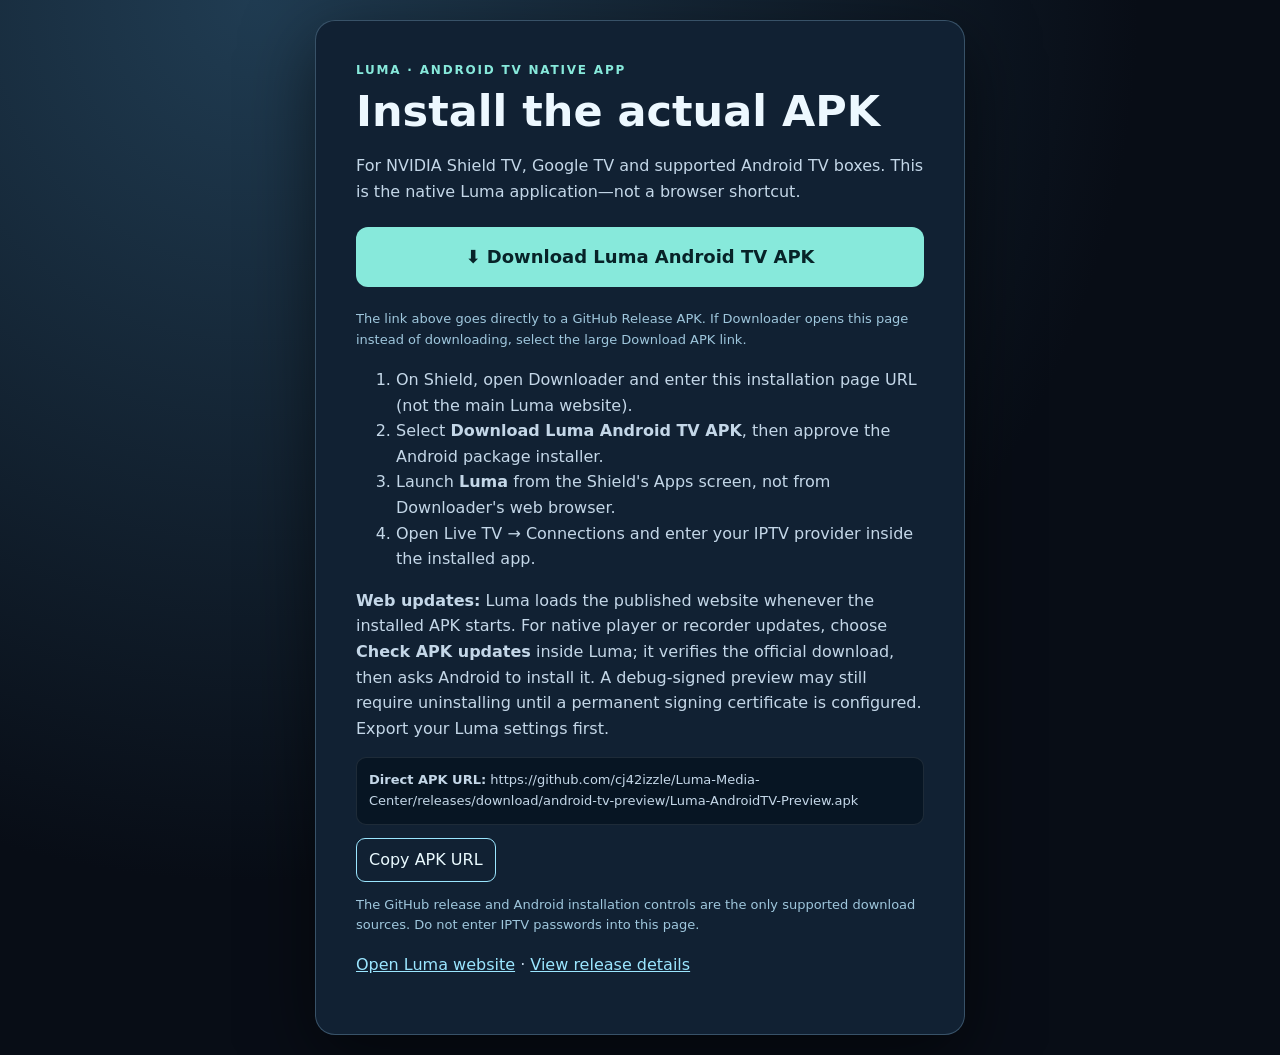
<file: install.html>
<!doctype html>
<html lang="en"><head><meta charset="utf-8"><meta name="viewport" content="width=device-width, initial-scale=1"><meta name="theme-color" content="#081525">
<title>Install Luma on NVIDIA Shield & Android TV</title>
<style>
*{box-sizing:border-box}body{min-height:100vh;display:grid;place-items:center;background:radial-gradient(circle at 20% 0%,#203c52,#080d16 60%);color:#edf8ff;margin:0;font:16px/1.6 system-ui,sans-serif;padding:20px}main{max-width:650px;border:1px solid #7ba7c35e;padding:clamp(22px,5vw,40px);border-radius:20px;background:#112133;box-shadow:0 22px 70px #0008}.eyebrow{color:#87e9db;letter-spacing:.15em;font-size:12px;font-weight:900;text-transform:uppercase}h1{font-size:clamp(27px,4vw,43px);line-height:1.1;margin:8px 0 18px}p,li{color:#c4d7e8}a.download{display:block;text-decoration:none;text-align:center;background:#87e9db;color:#072328;font-weight:850;padding:16px;border-radius:12px;margin:22px 0;font-size:18px}.hint{color:#9fc7dd;font-size:13px}.path{overflow-wrap:anywhere;font-size:13px;background:#071523;padding:12px;border-radius:10px;border:1px solid #ffffff18}a{color:#9be6ff}code{color:#e7f9fb}button{border:1px solid #9be6ff;background:transparent;border-radius:9px;color:#eafaff;font:inherit;padding:8px 12px}
</style></head><body><main><div class="eyebrow">Luma · Android TV native app</div><h1>Install the actual APK</h1>
<p>For NVIDIA Shield TV, Google TV and supported Android TV boxes. This is the native Luma application—not a browser shortcut.</p>
<a class="download" id="apk" href="https://github.com/cj42izzle/Luma-Media-Center/releases/download/android-tv-preview/Luma-AndroidTV-Preview.apk">⬇ Download Luma Android TV APK</a>
<p class="hint">The link above goes directly to a GitHub Release APK. If Downloader opens this page instead of downloading, select the large Download APK link.</p>
<ol><li>On Shield, open Downloader and enter this installation page URL (not the main Luma website).</li><li>Select <strong>Download Luma Android TV APK</strong>, then approve the Android package installer.</li><li>Launch <strong>Luma</strong> from the Shield's Apps screen, not from Downloader's web browser.</li><li>Open Live TV → Connections and enter your IPTV provider inside the installed app.</li></ol>
<p><strong>Web updates:</strong> Luma loads the published website whenever the installed APK starts. For native player or recorder updates, choose <strong>Check APK updates</strong> inside Luma; it verifies the official download, then asks Android to install it. A debug-signed preview may still require uninstalling until a permanent signing certificate is configured. Export your Luma settings first.</p>
<p class="path"><strong>Direct APK URL:</strong> <span id="direct">https://github.com/cj42izzle/Luma-Media-Center/releases/download/android-tv-preview/Luma-AndroidTV-Preview.apk</span></p>
<button type="button" id="copy">Copy APK URL</button>
<p class="hint">The GitHub release and Android installation controls are the only supported download sources. Do not enter IPTV passwords into this page.</p>
<p><a href="./">Open Luma website</a> · <a href="https://github.com/cj42izzle/Luma-Media-Center/releases/tag/android-tv-preview">View release details</a></p>
</main><script>document.getElementById("copy").addEventListener("click",async()=>{try{await navigator.clipboard.writeText(document.getElementById("direct").textContent);document.getElementById("copy").textContent="Copied APK URL"}catch{document.getElementById("copy").textContent="Select the direct URL above to copy"}})</script></body></html>
</file>
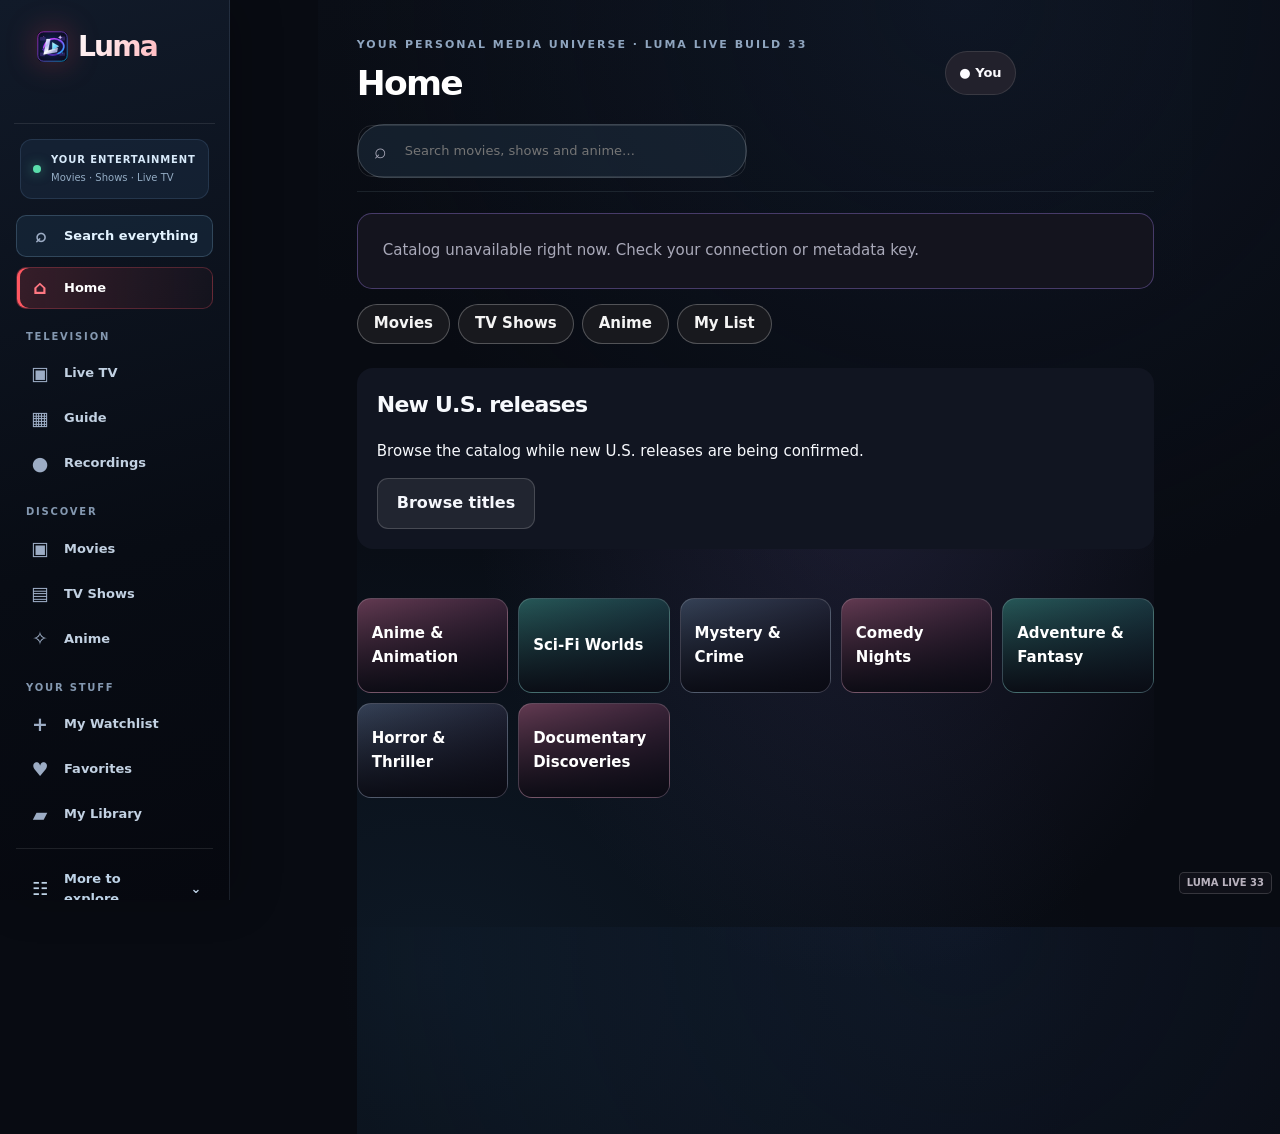
<file: luma-fresh-14.html>
<!doctype html><html lang="en"><head><meta charset="utf-8"><meta name="viewport" content="width=device-width,initial-scale=1"><meta http-equiv="refresh" content="0;url=./index.html"><title>Opening latest Luma</title><script>location.replace("./index.html")</script></head><body style="font:16px system-ui;background:#101019;color:#fff;padding:30px"><h1>Luma has moved to the main app</h1><p><a style="color:#ff6178" href="./index.html">Open the latest Luma</a></p></body></html>
</file>
